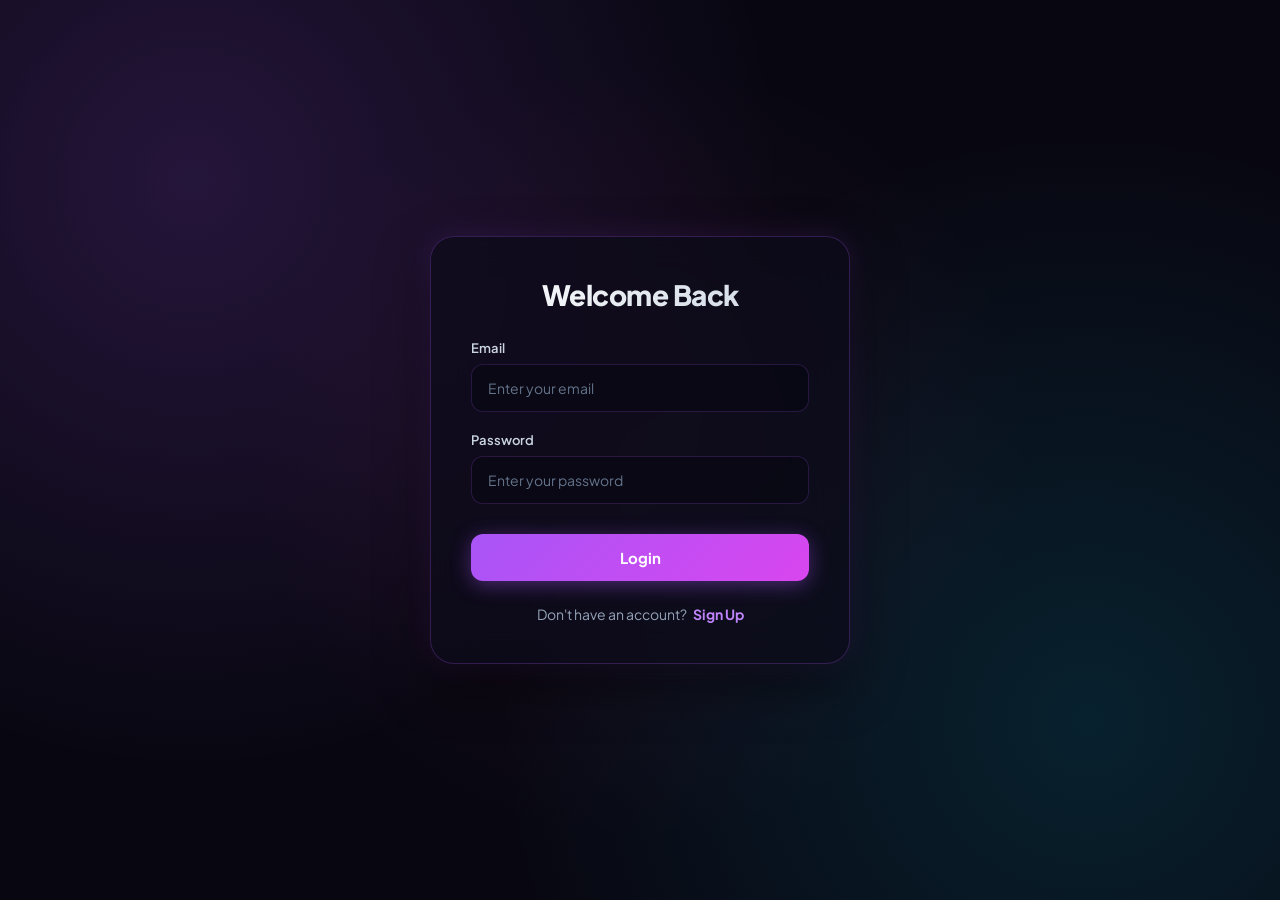
<file: index.html>
<!DOCTYPE html>
<html lang="en">
<head>
    <meta charset="UTF-8">
    <meta name="viewport" content="width=device-width, initial-scale=1.0">
    <title>Login - AI Text to Image</title>
<link rel="stylesheet" href="style.css">
</head>
<body> 
    <div class="auth-container">
        <div class="auth-box">
            <h2 id="form-title">Welcome Back</h2>
            <form id="auth-form">
                <div class="input-group" id="name-group" style="display: none;">
                    <label for="name">Full Name</label>
                    <input type="text" id="name" placeholder="Enter your name">
                </div>
                <div class="input-group">
                    <label for="email">Email</label>
                    <input type="email" id="email" required placeholder="Enter your email">
                </div>
                <div class="input-group">
                    <label for="password">Password</label>
                    <input type="password" id="password" required placeholder="Enter your password">
                </div>
                <button type="submit" id="auth-btn" class="primary-btn">Login</button>
            </form>
            <p class="switch-text">
                <span id="switch-msg">Don't have an account?</span> 
                <a href="#" id="switch-link">Sign Up</a>
            </p>
        </div>
    </div>
    <script src="script.js"></script>
</body>
</html>
</file>
<file: style.css>
/* Google Fonts Import */
@import url('https://fonts.googleapis.com/css2?family=Plus+Jakarta+Sans:wght@400;500;600;700;800&display=swap');

* { 
    margin: 0;
    padding: 0;
    box-sizing: border-box;
    font-family: 'Plus Jakarta Sans', -apple-system, sans-serif;
}

body {
    background: #080711;
    background-image: 
        radial-gradient(circle at 15% 20%, rgba(168, 85, 247, 0.18) 0%, transparent 45%),
        radial-gradient(circle at 85% 80%, rgba(6, 182, 212, 0.15) 0%, transparent 45%),
        radial-gradient(circle at 50% 50%, rgba(236, 72, 153, 0.08) 0%, transparent 50%);
    background-attachment: fixed;
    color: #f8fafc;
    min-height: 100vh;
    display: flex;
    flex-direction: column;
}

/* Navbar */
.navbar {
    display: flex;
    justify-content: space-between;
    align-items: center;
    padding: 20px 40px;
    background: rgba(13, 11, 26, 0.85);
    backdrop-filter: blur(20px);
    -webkit-backdrop-filter: blur(20px);
    border-bottom: 1px solid rgba(168, 85, 247, 0.2);
    position: sticky;
    top: 0;
    z-index: 100;
}

.logo {
    font-size: 22px;
    font-weight: 800;
    letter-spacing: -0.5px;
    background: linear-gradient(135deg, #a855f7 0%, #ec4899 50%, #06b6d4 100%);
    -webkit-background-clip: text;
    -webkit-text-fill-color: transparent;
    text-shadow: 0 0 30px rgba(168, 85, 247, 0.4);
}

.nav-links {
    display: flex;
    gap: 16px;
}

.nav-btn {
    color: #cbd5e1;
    text-decoration: none;
    font-size: 14px;
    font-weight: 600;
    padding: 10px 20px;
    border-radius: 12px;
    transition: all 0.3s ease;
}

.nav-btn:hover {
    color: #ffffff;
    background: rgba(255, 255, 255, 0.05);
}

.nav-btn.primary {
    background: linear-gradient(135deg, #a855f7 0%, #d946ef 100%);
    color: #ffffff;
    font-weight: 700;
    box-shadow: 0 4px 20px rgba(168, 85, 247, 0.4);
}

.nav-btn.primary:hover {
    transform: translateY(-2px);
    box-shadow: 0 8px 25px rgba(168, 85, 247, 0.6);
}

/* Hero Section */
.hero {
    flex: 1;
    display: flex;
    flex-direction: column;
    align-items: center;
    justify-content: center;
    text-align: center;
    padding: 80px 24px;
    max-width: 900px;
    margin: 0 auto;
}

.badge {
    display: inline-flex;
    align-items: center;
    gap: 8px;
    padding: 6px 18px;
    background: rgba(168, 85, 247, 0.12);
    border: 1px solid rgba(168, 85, 247, 0.35);
    border-radius: 30px;
    color: #c084fc;
    font-size: 13px;
    font-weight: 600;
    margin-bottom: 24px;
    box-shadow: 0 0 15px rgba(168, 85, 247, 0.2);
}

.hero h1 {
    font-size: 52px;
    font-weight: 800;
    line-height: 1.15;
    letter-spacing: -1.5px;
    margin-bottom: 20px;
    background: linear-gradient(180deg, #ffffff 0%, #e2e8f0 100%);
    -webkit-background-clip: text;
    -webkit-text-fill-color: transparent;
}

.hero h1 span {
    background: linear-gradient(135deg, #a855f7 0%, #ec4899 50%, #06b6d4 100%);
    -webkit-background-clip: text;
    -webkit-text-fill-color: transparent;
}

.hero p {
    font-size: 18px;
    color: #94a3b8;
    max-width: 640px;
    line-height: 1.6;
    margin-bottom: 40px;
}

.cta-btn {
    display: inline-flex;
    align-items: center;
    gap: 12px;
    padding: 16px 36px;
    background: linear-gradient(135deg, #a855f7 0%, #d946ef 100%);
    color: #ffffff;
    font-size: 16px;
    font-weight: 700;
    text-decoration: none;
    border-radius: 14px;
    box-shadow: 0 6px 28px rgba(168, 85, 247, 0.45);
    transition: all 0.3s cubic-bezier(0.4, 0, 0.2, 1);
}

.cta-btn:hover {
    transform: translateY(-3px);
    box-shadow: 0 10px 35px rgba(168, 85, 247, 0.65);
    background: linear-gradient(135deg, #c084fc 0%, #e879f9 100%);
}

/* ==========================================
   AUTHENTICATION SECTION (LOGIN / SIGNUP)
========================================== */
.auth-container {
    flex: 1;
    display: flex;
    align-items: center;
    justify-content: center;
    padding: 40px 20px;
}

.auth-box {
    width: 100%;
    max-width: 420px;
    background: rgba(13, 11, 26, 0.75);
    backdrop-filter: blur(20px);
    -webkit-backdrop-filter: blur(20px);
    border: 1px solid rgba(168, 85, 247, 0.25);
    border-radius: 24px;
    padding: 40px;
    box-shadow: 0 20px 50px rgba(0, 0, 0, 0.5),
                0 0 30px rgba(168, 85, 247, 0.15);
}

.auth-box h2 {
    font-size: 28px;
    font-weight: 800;
    text-align: center;
    margin-bottom: 28px;
    background: linear-gradient(135deg, #ffffff 0%, #cbd5e1 100%);
    -webkit-background-clip: text;
    -webkit-text-fill-color: transparent;
    letter-spacing: -0.5px;
}

.input-group {
    margin-bottom: 20px;
}

.input-group label {
    display: block;
    font-size: 13px;
    font-weight: 600;
    color: #cbd5e1;
    margin-bottom: 8px;
}

.input-group input {
    width: 100%;
    padding: 14px 16px;
    border-radius: 12px;
    border: 1px solid rgba(168, 85, 247, 0.2);
    background: rgba(8, 7, 17, 0.6);
    color: #f8fafc;
    font-size: 14px;
    outline: none;
    transition: all 0.3s ease;
}

.input-group input:focus {
    border-color: #a855f7;
    background: rgba(8, 7, 17, 0.9);
    box-shadow: 0 0 15px rgba(168, 85, 247, 0.3);
}

.input-group input::placeholder {
    color: #64748b;
}

.primary-btn {
    width: 100%;
    padding: 14px;
    margin-top: 10px;
    background: linear-gradient(135deg, #a855f7 0%, #d946ef 100%);
    color: #ffffff;
    font-size: 15px;
    font-weight: 700;
    border: none;
    border-radius: 12px;
    cursor: pointer;
    box-shadow: 0 4px 20px rgba(168, 85, 247, 0.4);
    transition: all 0.3s ease;
}

.primary-btn:hover {
    transform: translateY(-2px);
    box-shadow: 0 8px 25px rgba(168, 85, 247, 0.6);
    background: linear-gradient(135deg, #c084fc 0%, #e879f9 100%);
}

.switch-text {
    text-align: center;
    margin-top: 24px;
    font-size: 14px;
    color: #94a3b8;
}

.switch-text a {
    color: #c084fc;
    text-decoration: none;
    font-weight: 700;
    margin-left: 4px;
    transition: color 0.3s ease;
}

.switch-text a:hover {
    color: #e879f9;
    text-decoration: underline;
}

/* Media Queries */
@media (max-width: 768px) {
    .navbar { padding: 16px 20px; }
    .hero h1 { font-size: 36px; }
    .hero p { font-size: 15px; }
    .auth-box { padding: 28px 20px; }
}
</file>
<file: gen.css>
/* --- Global Styles & Variables --- */
:root {
    --bg-color: #0f172a;
    --card-bg: #1e293b;
    --text-color: #f8fafc;
    --text-muted: #94a3b8;
    --primary-color: #6366f1;
    --primary-hover: #4f46e5;
    --border-color: #334155;
    --radius: 12px;
}

/* Light Theme Variables */
body.light-theme {
    --bg-color: #f8fafc;
    --card-bg: #ffffff;
    --text-color: #0f172a;
    --text-muted: #64748b;
    --primary-color: #4f46e5;
    --primary-hover: #4338ca;
    --border-color: #e2e8f0;
}

* {
    margin: 0;
    padding: 0;
    box-sizing: border-box;
    font-family: 'Segoe UI', Tahoma, Geneva, Verdana, sans-serif;
    transition: background 0.3s ease, color 0.3s ease;
}

body {
    background-color: var(--bg-color);
    color: var(--text-color);
    min-height: 100vh;
    display: flex;
    flex-direction: column;
}

/* --- Navbar --- */
.navbar {
    display: flex;
    justify-content: space-between;
    align-items: center;
    padding: 1rem 2rem;
    background-color: var(--card-bg);
    border-bottom: 1px solid var(--border-color);
}

.logo {
    font-size: 1.25rem;
    font-weight: bold;
    letter-spacing: 0.5px;
    color: var(--primary-color);
}

.nav-right {
    display: flex;
    gap: 1rem;
    align-items: center;
}

.profile-icon, .settings-btn {
    background: var(--border-color);
    color: var(--text-color);
    width: 40px;
    height: 40px;
    display: flex;
    align-items: center;
    justify-content: center;
    border-radius: 50%;
    text-decoration: none;
    cursor: pointer;
}

.profile-icon:hover, .settings-btn:hover {
    background: var(--primary-color);
    color: #fff;
}

/* --- Main Layout --- */
.main-container {
    flex: 1;
    display: grid;
    grid-template-columns: 1fr 1fr;
    gap: 2rem;
    padding: 2rem;
    max-width: 1400px;
    margin: 0 auto;
    width: 100%;
    align-items: center;
}

@media (max-width: 900px) {
    .main-container {
        grid-template-columns: 1fr;
        padding: 1rem;
    }
}

/* --- Generator Section --- */
.generator-section h1 {
    font-size: 2.2rem;
    line-height: 1.2;
    margin-bottom: 0.5rem;
}

.brand-sub {
    color: var(--primary-color);
    font-size: 1.5rem;
}

.generator-section p {
    color: var(--text-muted);
    margin-bottom: 1.5rem;
}

.prompt-box {
    background: var(--card-bg);
    border: 1px solid var(--border-color);
    padding: 1.2rem;
    border-radius: var(--radius);
    box-shadow: 0 4px 6px -1px rgba(0, 0, 0, 0.1);
}

.prompt-box textarea {
    width: 100%;
    height: 100px;
    background: transparent;
    border: none;
    color: var(--text-color);
    font-size: 1rem;
    resize: none;
    outline: none;
}

.prompt-box textarea::placeholder {
    color: var(--text-muted);
}

/* --- Resolution Selector --- */
.resolution-selector {
    display: flex;
    flex-wrap: wrap;
    gap: 0.5rem;
    margin-top: 1rem;
    padding-top: 1rem;
    border-top: 1px solid var(--border-color);
}

.res-option-btn {
    background: transparent;
    border: 1px solid var(--border-color);
    color: var(--text-muted);
    padding: 0.5rem 0.8rem;
    border-radius: 6px;
    font-size: 0.85rem;
    cursor: pointer;
}

.res-option-btn:hover {
    border-color: var(--primary-color);
    color: var(--text-color);
}

.res-option-btn.active {
    background: var(--primary-color);
    border-color: var(--primary-color);
    color: #fff;
    font-weight: 600;
}

/* --- Display Section --- */
.display-section {
    display: flex;
    justify-content: center;
    align-items: center;
    width: 100%;
}

.image-card {
    background: var(--card-bg);
    border: 2px dashed var(--border-color);
    width: 100%;
    aspect-ratio: 1/1;
    max-width: 450px;
    border-radius: var(--radius);
    display: flex;
    flex-direction: column;
    align-items: center;
    justify-content: center;
    position: relative;
    overflow: hidden;
}

.placeholder-content {
    text-align: center;
    color: var(--text-muted);
}

.placeholder-content i {
    font-size: 3rem;
    margin-bottom: 0.8rem;
}

/* --- Loader Animation --- */
.loader {
    width: 48px;
    height: 48px;
    border: 5px solid var(--border-color);
    border-bottom-color: var(--primary-color);
    border-radius: 50%;
    display: inline-block;
    box-sizing: border-box;
    animation: rotation 1s linear infinite;
}

@keyframes rotation {
    0% { transform: rotate(0deg); }
    100% { transform: rotate(360deg); }
}

#output-image {
    width: 100%;
    height: 100%;
    object-fit: cover;
    border-radius: var(--radius);
    }
</file>
<file: set.css>
/* Google Fonts Import */
@import url('https://fonts.googleapis.com/css2?family=Plus+Jakarta+Sans:wght@400;500;600;700;800&display=swap');

* {
    margin: 0;
    padding: 0;
    box-sizing: border-box;
    font-family: 'Plus Jakarta Sans', -apple-system, BlinkMacSystemFont, sans-serif;
}

/* ==========================================
   CYBERPUNK NEON VOID THEME (DEFAULT)
========================================== */
body {
    background: #050508;
    background-image: 
        radial-gradient(circle at 15% 15%, rgba(0, 242, 254, 0.12) 0%, transparent 45%),
        radial-gradient(circle at 85% 85%, rgba(255, 0, 127, 0.12) 0%, transparent 45%);
    background-attachment: fixed;
    color: #f8fafc;
    min-height: 100vh;
    display: flex;
    flex-direction: column;
}

/* Navbar */
.navbar {
    display: flex;
    justify-content: space-between;
    align-items: center;
    padding: 16px 40px;
    background: rgba(10, 10, 18, 0.85);
    backdrop-filter: blur(20px);
    -webkit-backdrop-filter: blur(20px);
    border-bottom: 1px solid rgba(0, 242, 254, 0.2);
    position: sticky;
    top: 0;
    z-index: 100;
}

.logo {
    font-size: 20px;
    font-weight: 800;
    letter-spacing: -0.5px;
    background: linear-gradient(135deg, #00f2fe 0%, #4facfe 50%, #ff007f 100%);
    -webkit-background-clip: text;
    -webkit-text-fill-color: transparent;
}

.back-btn {
    color: #00f2fe;
    text-decoration: none;
    font-size: 14px;
    font-weight: 700;
    padding: 8px 16px;
    background: rgba(0, 242, 254, 0.08);
    border: 1px solid rgba(0, 242, 254, 0.3);
    border-radius: 10px;
    display: inline-flex;
    align-items: center;
    gap: 8px;
    transition: all 0.3s cubic-bezier(0.4, 0, 0.2, 1);
}

.back-btn:hover {
    background: rgba(0, 242, 254, 0.2);
    border-color: #00f2fe;
    color: #ffffff;
    transform: translateX(-3px);
    box-shadow: 0 0 15px rgba(0, 242, 254, 0.4);
}

/* Container Layout */
.settings-container {
    display: flex;
    flex-direction: column;
    min-height: calc(100vh - 70px);
}

/* Sidebar Navigation Strip */
.settings-sidebar {
    width: 100%;
    background: rgba(10, 10, 18, 0.7);
    backdrop-filter: blur(12px);
    -webkit-backdrop-filter: blur(12px);
    border-bottom: 1px solid rgba(255, 255, 255, 0.08);
    padding: 12px 24px;
    overflow-x: auto;
}

.settings-sidebar::-webkit-scrollbar {
    height: 4px;
}

.settings-sidebar::-webkit-scrollbar-thumb {
    background: rgba(0, 242, 254, 0.3);
    border-radius: 4px;
}

.settings-sidebar ul {
    list-style: none;
    display: flex;
    gap: 10px;
    white-space: nowrap;
    max-width: 900px;
    margin: 0 auto;
}

.tab-btn {
    padding: 10px 18px;
    color: #94a3b8;
    cursor: pointer;
    display: flex;
    align-items: center;
    gap: 8px;
    font-size: 14px;
    font-weight: 600;
    border-radius: 10px;
    border: 1px solid transparent;
    transition: all 0.25s ease;
}

.tab-btn:hover {
    background-color: rgba(20, 20, 35, 0.8);
    color: #f8fafc;
    border-color: rgba(0, 242, 254, 0.2);
}

.tab-btn.active {
    background: linear-gradient(135deg, #00f2fe 0%, #4facfe 100%);
    color: #000000;
    font-weight: 800;
    box-shadow: 0 0 20px rgba(0, 242, 254, 0.5);
}

.tab-btn.logout {
    color: #ff007f;
    margin-left: auto;
}

.tab-btn.logout:hover {
    background-color: rgba(255, 0, 127, 0.15);
    color: #ff66b2;
    border-color: rgba(255, 0, 127, 0.4);
    box-shadow: 0 0 15px rgba(255, 0, 127, 0.3);
}

/* Content Area */
.settings-content {
    flex: 1;
    padding: 32px 24px;
    width: 100%;
    max-width: 900px;
    margin: 0 auto;
}

.content-section {
    display: none;
    background: rgba(12, 12, 22, 0.85);
    backdrop-filter: blur(20px);
    -webkit-backdrop-filter: blur(20px);
    border: 1px solid rgba(0, 242, 254, 0.15);
    padding: 28px;
    border-radius: 20px;
    width: 100%;
    box-shadow: 0 20px 50px rgba(0, 0, 0, 0.8), 0 0 30px rgba(0, 242, 254, 0.05);
}

.content-section.active {
    display: block;
    animation: fadeIn 0.3s ease-in-out;
}

@keyframes fadeIn {
    from { opacity: 0; transform: translateY(8px); }
    to { opacity: 1; transform: translateY(0); }
}

.content-section h2 {
    margin-bottom: 8px;
    font-size: 22px;
    font-weight: 800;
    color: #ffffff;
    letter-spacing: -0.5px;
}

.content-section p {
    color: #94a3b8;
    margin-bottom: 24px;
    font-size: 14px;
}

/* Inputs */
.input-group {
    margin-bottom: 20px;
}

.input-group label {
    display: block;
    margin-bottom: 8px;
    font-size: 13px;
    font-weight: 600;
    color: #cbd5e1;
}

.input-group input {
    width: 100%;
    padding: 14px;
    border-radius: 12px;
    border: 1.5px solid rgba(0, 242, 254, 0.2);
    background: rgba(5, 5, 10, 0.8);
    color: #f8fafc;
    font-size: 14px;
    transition: all 0.3s ease;
}

.input-group input:focus {
    outline: none;
    border-color: #00f2fe;
    background: rgba(5, 5, 10, 0.95);
    box-shadow: 0 0 15px rgba(0, 242, 254, 0.3);
}

/* Buttons */
.save-btn, .theme-btn {
    padding: 12px 24px;
    background: linear-gradient(135deg, #00f2fe 0%, #4facfe 100%);
    color: #000000;
    border: none;
    border-radius: 12px;
    cursor: pointer;
    font-weight: 800;
    font-size: 14px;
    box-shadow: 0 0 20px rgba(0, 242, 254, 0.4);
    transition: all 0.3s cubic-bezier(0.4, 0, 0.2, 1);
}

.save-btn:hover, .theme-btn:hover {
    transform: translateY(-2px);
    box-shadow: 0 0 30px rgba(0, 242, 254, 0.7);
    background: linear-gradient(135deg, #33f5ff 0%, #60b2fe 100%);
}

.theme-options {
    display: flex;
    gap: 12px;
    flex-wrap: wrap;
}

.res-btn {
    background: rgba(20, 20, 35, 0.6);
    border: 1.5px solid rgba(0, 242, 254, 0.2);
    color: #cbd5e1;
    box-shadow: none;
}

.res-btn:hover {
    background: linear-gradient(135deg, #00f2fe 0%, #4facfe 100%);
    color: #000000;
    border-color: transparent;
    box-shadow: 0 0 15px rgba(0, 242, 254, 0.4);
}

/* History Grid Cards */
.history-grid {
    display: grid;
    grid-template-columns: repeat(auto-fill, minmax(160px, 1fr));
    gap: 16px;
}

.history-item {
    background: rgba(5, 5, 10, 0.8);
    border: 1px solid rgba(0, 242, 254, 0.15);
    border-radius: 12px;
    padding: 10px;
    text-align: center;
    transition: all 0.3s ease;
}

.history-item:hover {
    transform: translateY(-4px);
    border-color: #00f2fe;
    box-shadow: 0 0 20px rgba(0, 242, 254, 0.3);
}

.history-item img {
    width: 100%;
    height: 120px;
    object-fit: cover;
    border-radius: 8px;
    margin-bottom: 8px;
}

.history-item p {
    font-size: 12px;
    color: #cbd5e1;
    white-space: nowrap;
    overflow: hidden;
    text-overflow: ellipsis;
    margin-bottom: 0;
}

/* ==========================================
   LIGHT THEME OVERRIDES
========================================== */
body.light-theme {
    background: #f8fafc;
    background-image: 
        radial-gradient(circle at 15% 15%, rgba(0, 242, 254, 0.1) 0%, transparent 45%),
        radial-gradient(circle at 85% 85%, rgba(255, 0, 127, 0.08) 0%, transparent 45%);
    color: #0f172a;
}

body.light-theme .navbar {
    background: rgba(255, 255, 255, 0.85);
    border-bottom: 1px solid #e2e8f0;
}

body.light-theme .back-btn {
    background: #e0f2fe;
    border-color: #cbd5e1;
    color: #0284c7;
}

body.light-theme .back-btn:hover {
    background: #0284c7;
    color: #ffffff;
}

body.light-theme .settings-sidebar {
    background: rgba(255, 255, 255, 0.8);
    border-bottom: 1px solid #e2e8f0;
}

body.light-theme .tab-btn {
    color: #475569;
}

body.light-theme .tab-btn:hover {
    background-color: #e2e8f0;
    color: #0f172a;
}

body.light-theme .tab-btn.active {
    background: linear-gradient(135deg, #0284c7 0%, #2563eb 100%);
    color: #ffffff;
    box-shadow: 0 4px 14px rgba(2, 132, 199, 0.35);
}

body.light-theme .tab-btn.logout:hover {
    background-color: #ffe4e6;
    color: #e11d48;
}

body.light-theme .content-section {
    background: #ffffff;
    border-color: #e2e8f0;
    box-shadow: 0 10px 30px rgba(0, 0, 0, 0.05);
}

body.light-theme .content-section h2 {
    color: #0f172a;
}

body.light-theme .content-section p {
    color: #64748b;
}

body.light-theme .input-group label {
    color: #334155;
}

body.light-theme .input-group input {
    background: #f8fafc;
    border-color: #cbd5e1;
    color: #0f172a;
}

body.light-theme .input-group input:focus {
    background: #ffffff;
    border-color: #0284c7;
    box-shadow: 0 0 0 4px rgba(2, 132, 199, 0.15);
}

body.light-theme .save-btn, 
body.light-theme .theme-btn {
    color: #ffffff;
}

body.light-theme .res-btn {
    background: #f1f5f9;
    border-color: #cbd5e1;
    color: #475569;
}

body.light-theme .res-btn:hover {
    background: linear-gradient(135deg, #0284c7 0%, #2563eb 100%);
    color: #ffffff;
}

body.light-theme .history-item {
    background: #f8fafc;
    border-color: #e2e8f0;
}

body.light-theme .history-item p {
    color: #475569;
}
</file>
